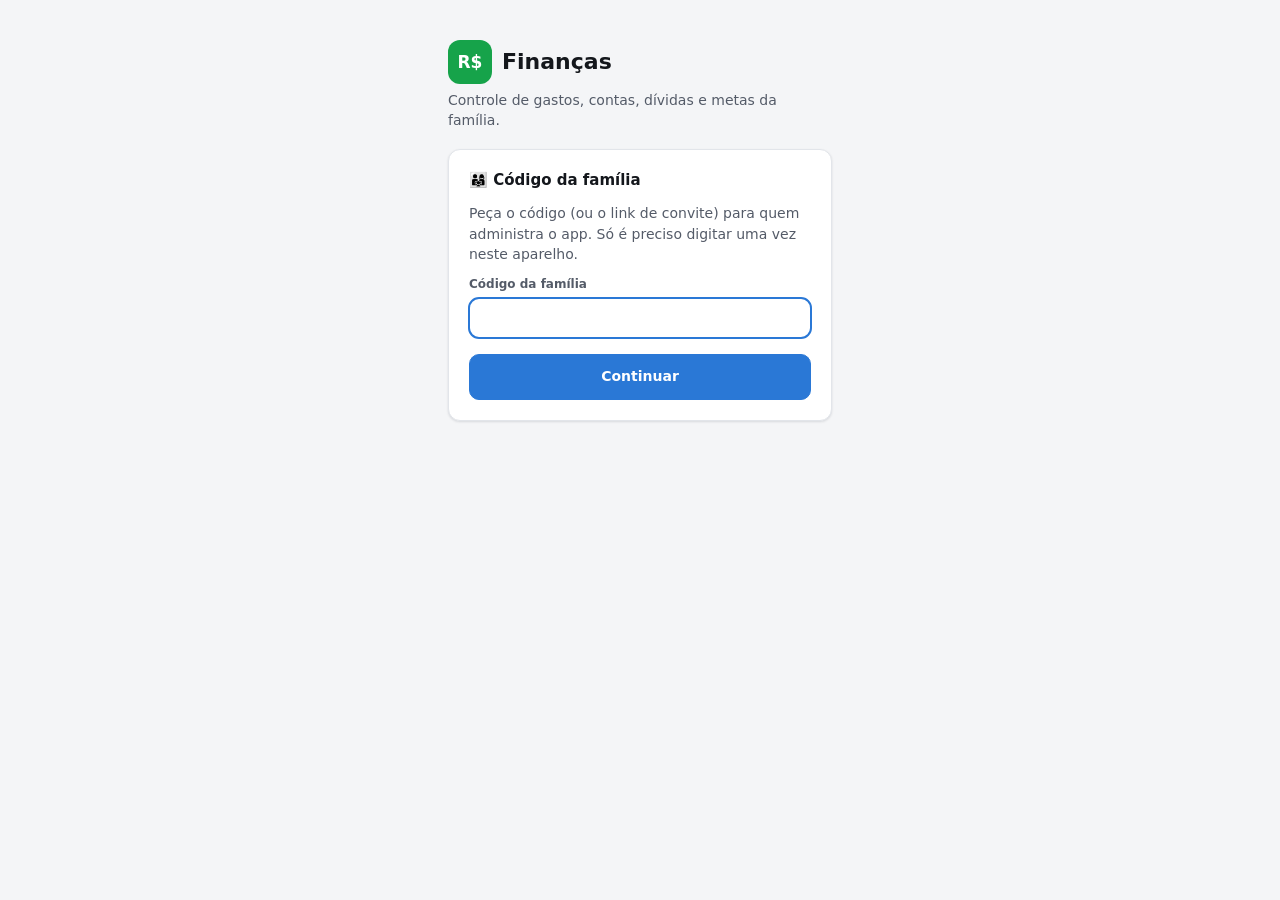
<file: index.html>
<!doctype html>
<html lang="pt-BR">
<head>
<meta charset="utf-8">
<meta name="viewport" content="width=device-width, initial-scale=1, viewport-fit=cover">
<meta name="theme-color" content="#16a34a">
<meta name="mobile-web-app-capable" content="yes">
<meta name="apple-mobile-web-app-capable" content="yes">
<meta name="apple-mobile-web-app-title" content="Finanças">
<meta name="apple-mobile-web-app-status-bar-style" content="default">
<meta name="robots" content="noindex">
<link rel="manifest" href="manifest.webmanifest">
<link rel="icon" href="icon-192.png">
<link rel="apple-touch-icon" href="apple-touch-icon.png">
<title>Finanças</title>
<link rel="stylesheet" href="css/app.css">
</head>
<body>
<header class="top">
  <div class="top-in">
    <div class="brand"><span class="dot">R$</span> Finanças</div>
    <div class="monthnav" id="monthnav">
      <button data-action="prevMonth" title="Mês anterior (←)">‹</button>
      <div class="lbl" data-action="todayMonth" title="Voltar para o mês atual"><span id="mLbl"></span><small id="mSub"></small></div>
      <button data-action="nextMonth" title="Próximo mês (→)">›</button>
    </div>
    <span class="savestate" id="saveState" data-action="syncNow"></span>
    <button class="iconbtn" data-action="install" id="installBtn" style="display:none" title="Instalar como app">📲 Instalar app</button>
    <button class="iconbtn" data-action="theme" title="Tema claro/escuro" id="themeBtn">◐</button>
    <button class="userchip" id="userChip" data-action="tab" data-tab="ajustes" title="Minha conta"></button>
  </div>
  <nav class="tabs" id="tabs">
    <button data-tab="inicio">Início</button>
    <button data-tab="entradas">Entradas</button>
    <button data-tab="lanc">Gastos do dia a dia</button>
    <button data-tab="contas">Contas do mês</button>
    <button data-tab="orc">Orçamento</button>
    <button data-tab="dividas">Dívidas</button>
    <button data-tab="cartoes">Cartões</button>
    <button data-tab="metas">Metas</button>
    <button data-tab="ajustes">Ajustes</button>
  </nav>
</header>

<main id="view"></main>

<button class="fab" title="Adicionar (atalho N = novo gasto)"><span>+</span> Adicionar <kbd>N</kbd></button>
<div class="fab-menu" id="fabMenu">
  <button data-action="addTx"><span>🧾</span><div>Gasto<small>mercado, posto, farmácia…</small></div></button>
  <button data-action="addCardTx"><span>💳</span><div>Compra no cartão<small>à vista ou parcelada</small></div></button>
  <button data-action="newIncome"><span>✨</span><div>Entrada extra<small>dinheiro que entrou uma vez</small></div></button>
  <button data-action="newRecurring" data-g="receita"><span>💰</span><div>Entrada recorrente<small>salário, aposentadoria, pensão…</small></div></button>
  <button data-action="newRecurring" data-g="fixa"><span>📅</span><div>Conta fixa<small>aluguel, luz, internet…</small></div></button>
  <button data-action="newDebt"><span>🏦</span><div>Dívida ou parcelamento<small>empréstimo, carnê, financiamento</small></div></button>
  <button data-action="newGoal"><span>🎯</span><div>Meta<small>juntar dinheiro para algo</small></div></button>
  <button data-action="newConsorcio"><span>🤝</span><div>Consórcio<small>paga todo mês, recebe na sua vez</small></div></button>
</div>

<nav class="bottom" id="bottomNav">
  <button data-tab="inicio"><span class="i">🏠</span>Início</button>
  <button data-tab="lanc"><span class="i">🧾</span>Gastos</button>
  <button data-tab="contas"><span class="i">✅</span>Contas</button>
  <button data-tab="metas"><span class="i">🎯</span>Metas</button>
  <button data-more="1"><span class="i">☰</span>Mais</button>
</nav>
<div class="more-sheet" id="moreSheet">
  <button data-tab="entradas"><span>💰</span>Entradas</button>
  <button data-tab="orc"><span>📊</span>Orçamento (planilha)</button>
  <button data-tab="dividas"><span>🏦</span>Dívidas</button>
  <button data-tab="cartoes"><span>💳</span>Cartões de crédito</button>
  <button data-tab="ajustes"><span>⚙️</span>Ajustes, conta e backup</button>
  <button data-action="theme"><span>◐</span>Trocar tema claro/escuro</button>
  <button data-action="logout"><span>🚪</span>Sair</button>
</div>

<dialog id="modal"><div id="modalIn"></div></dialog>
<dialog id="dlg"></dialog>
<div id="tip"></div>
<div id="toast"><span id="toastMsg"></span><button id="toastUndo">Desfazer</button></div>
<div id="auth"></div>

<script src="config.js"></script>
<script src="js/core.js"></script>
<script src="js/crypto.js"></script>
<script src="js/cloud.js"></script>
<script src="js/store.js"></script>
<script src="js/calc.js"></script>
<script src="js/ui.js"></script>
<script src="js/views.js"></script>
<script src="js/forms.js"></script>
<script src="js/app.js"></script>
</body>
</html>
</file>
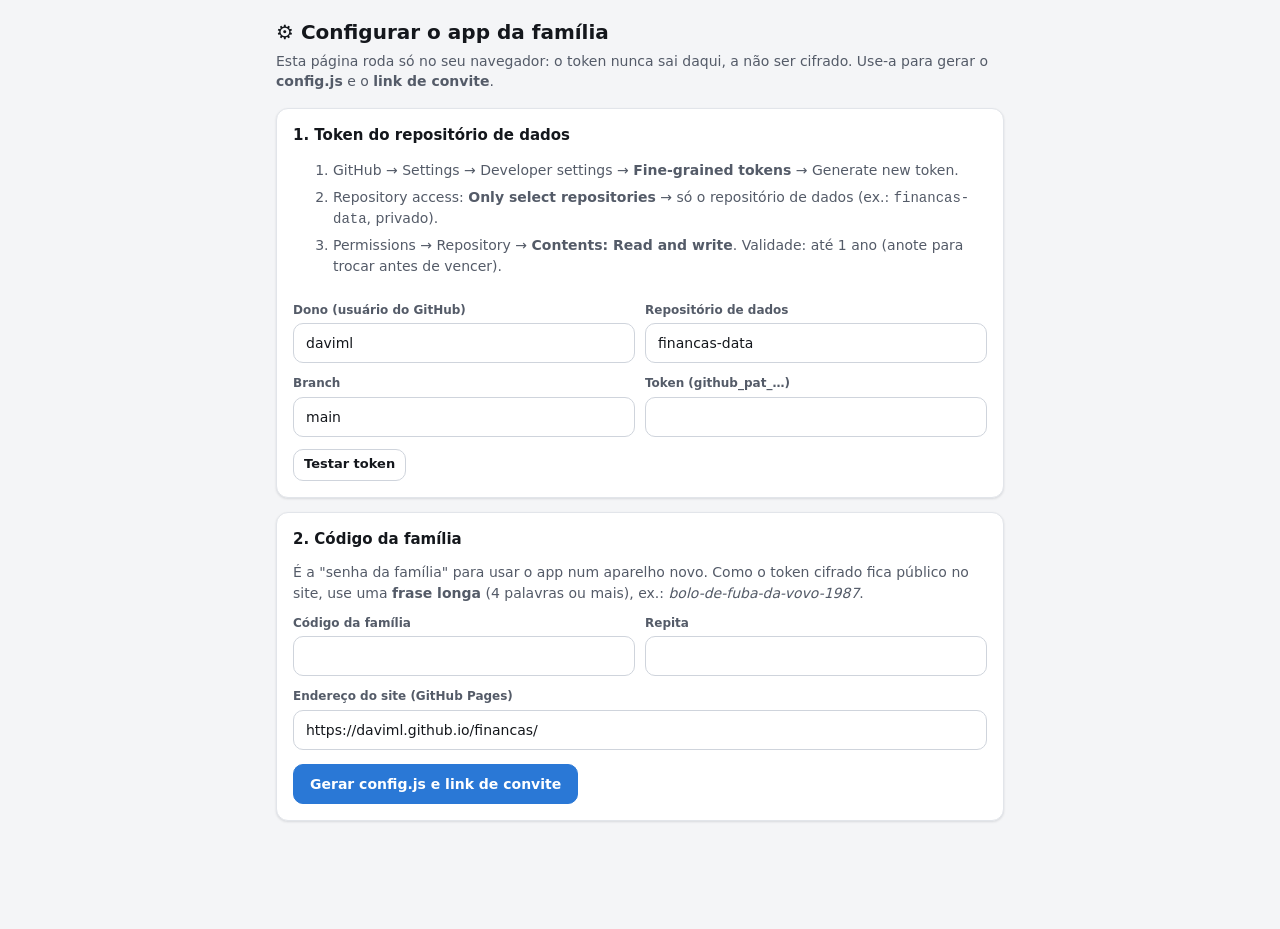
<file: tools/setup.html>
<!doctype html>
<html lang="pt-BR">
<head>
<meta charset="utf-8">
<meta name="viewport" content="width=device-width, initial-scale=1">
<meta name="robots" content="noindex">
<title>Configurar Finanças</title>
<link rel="stylesheet" href="../css/app.css">
<style>main{max-width:760px} pre{white-space:pre-wrap;word-break:break-all;background:var(--surface-2);padding:12px;border-radius:10px;font-size:12px} ol li{margin:6px 0}</style>
</head>
<body>
<main>
  <h2 class="title">⚙️ Configurar o app da família</h2>
  <p class="sub">Esta página roda só no seu navegador: o token nunca sai daqui, a não ser cifrado. Use-a para gerar o <b>config.js</b> e o <b>link de convite</b>.</p>

  <div class="card">
    <h3>1. Token do repositório de dados</h3>
    <ol class="t2">
      <li>GitHub → Settings → Developer settings → <b>Fine-grained tokens</b> → Generate new token.</li>
      <li>Repository access: <b>Only select repositories</b> → só o repositório de dados (ex.: <code>financas-data</code>, privado).</li>
      <li>Permissions → Repository → <b>Contents: Read and write</b>. Validade: até 1 ano (anote para trocar antes de vencer).</li>
    </ol>
    <div class="two">
      <div><label class="f">Dono (usuário do GitHub)</label><input class="in" id="owner" value="daviml"></div>
      <div><label class="f">Repositório de dados</label><input class="in" id="repo" value="financas-data"></div>
    </div>
    <div class="two">
      <div><label class="f">Branch</label><input class="in" id="branch" value="main"></div>
      <div><label class="f">Token (github_pat_…)</label><input class="in" id="token" type="password" autocomplete="off"></div>
    </div>
    <button class="btn sm" id="test" style="margin-top:12px">Testar token</button> <span id="testMsg" class="t2"></span>
  </div>

  <div class="card" style="margin-top:14px">
    <h3>2. Código da família</h3>
    <div class="t2">É a "senha da família" para usar o app num aparelho novo. Como o token cifrado fica público no site, use uma <b>frase longa</b> (4 palavras ou mais), ex.: <i>bolo-de-fuba-da-vovo-1987</i>.</div>
    <div class="two">
      <div><label class="f">Código da família</label><input class="in" id="code" type="password" autocomplete="off"></div>
      <div><label class="f">Repita</label><input class="in" id="code2" type="password" autocomplete="off"></div>
    </div>
    <label class="f">Endereço do site (GitHub Pages)</label><input class="in" id="site" value="https://daviml.github.io/financas/">
    <button class="btn primary" id="gen" style="margin-top:14px">Gerar config.js e link de convite</button>
    <div id="msg"></div>
  </div>

  <div class="card" style="margin-top:14px;display:none" id="out">
    <h3>3. Publicar</h3>
    <div class="t2">Substitua o arquivo <b>config.js</b> na raiz do repositório do app por este conteúdo e faça commit/push:</div>
    <pre id="cfg"></pre>
    <button class="btn sm" id="dl">⬇ Baixar config.js</button> <button class="btn sm" id="cp">📋 Copiar</button>
    <h3 style="margin-top:18px">Link de convite</h3>
    <div class="t2">Mande este link para a família (WhatsApp, por exemplo). Quem abrir já entra sem digitar o código da família. <b>Trate o link como uma senha.</b></div>
    <pre id="inv"></pre>
    <button class="btn sm" id="cpi">📋 Copiar link</button>
  </div>
</main>
<script src="../js/core.js"></script>
<script src="../js/crypto.js"></script>
<script>
const v=id=>document.getElementById(id).value.trim();
document.getElementById('test').onclick=async()=>{
  const m=document.getElementById('testMsg');m.textContent='testando…';
  try{
    const r=await fetch('https://api.github.com/repos/'+v('owner')+'/'+v('repo'),{headers:{Authorization:'Bearer '+v('token'),Accept:'application/vnd.github+json'}});
    const j=await r.json();
    if(!r.ok)throw new Error(r.status+' '+(j.message||''));
    m.innerHTML=(j.private?'✓ repositório privado':'⚠ o repositório NÃO é privado')+(j.permissions?.push?' · ✓ pode gravar':' · ⚠ token sem permissão de escrita');
  }catch(e){m.innerHTML='<span class="neg">'+esc(e.message)+'</span>'}
};
document.getElementById('gen').onclick=async()=>{
  const msg=document.getElementById('msg');msg.innerHTML='';
  const code=document.getElementById('code').value,code2=document.getElementById('code2').value;
  if(!v('token').startsWith('github_pat_')&&!v('token').startsWith('ghp_')){msg.innerHTML='<div class="banner warn" style="margin-top:10px">Cole o token do GitHub.</div>';return}
  if(code.length<12){msg.innerHTML='<div class="banner warn" style="margin-top:10px">Use um código da família com pelo menos 12 caracteres (de preferência uma frase).</div>';return}
  if(code!==code2){msg.innerHTML='<div class="banner warn" style="margin-top:10px">Os códigos não são iguais.</div>';return}
  const tok=await sealText(code,v('token'));
  const cfg=`// Gerado por tools/setup.html em ${new Date().toLocaleString('pt-BR')}. O token do GitHub fica CIFRADO com o código da família.
window.FIN_CONFIG = ${JSON.stringify({owner:v('owner'),repo:v('repo'),branch:v('branch')||'main',tok},null,2)};
`;
  document.getElementById('cfg').textContent=cfg;
  let site=v('site');if(!site.endsWith('/'))site+='/';
  const inv=site+'#convite='+encodeURIComponent(code);
  document.getElementById('inv').textContent=inv;
  document.getElementById('out').style.display='';
  document.getElementById('dl').onclick=()=>{const a=document.createElement('a');a.href=URL.createObjectURL(new Blob([cfg],{type:'text/javascript'}));a.download='config.js';a.click()};
  document.getElementById('cp').onclick=()=>navigator.clipboard.writeText(cfg);
  document.getElementById('cpi').onclick=()=>navigator.clipboard.writeText(inv);
};
</script>
</body>
</html>
</file>
<file: css/app.css>
:root{
  color-scheme: light;
  --bg:#f4f5f7; --surface:#ffffff; --surface-2:#f1f3f6; --border:#e2e5ea; --border-strong:#cfd4dc;
  --text:#14171c; --text-2:#545b68; --muted:#8a909c;
  --accent:#2a78d6; --accent-ink:#ffffff; --accent-soft:#e6f0fb;
  --head:#1f3a5f; --head-ink:#ffffff; --section:#dce6f2; --section-ink:#1f3a5f;
  --paid-bg:#c6efce; --paid-ink:#006100; --paid-strong:#16a34a;
  --warn:#9a5b00; --warn-bg:#fff0d4; --bad:#b42828; --bad-bg:#fde2e2;
  --s1:#2a78d6; --s2:#eb6834; --s3:#1baf7a; --s4:#eda100; --s-free:#b9bfc9;
  --shadow:0 1px 2px rgba(16,24,40,.05),0 1px 3px rgba(16,24,40,.07);
  --radius:12px;
  --maxw:1280px;
}
@media (prefers-color-scheme: dark){
  :root:not([data-theme="light"]){
    color-scheme: dark;
    --bg:#0f1115; --surface:#171a20; --surface-2:#1f232b; --border:#2a2f38; --border-strong:#3a404b;
    --text:#eef0f3; --text-2:#b3b9c4; --muted:#7f8692;
    --accent:#3987e5; --accent-ink:#ffffff; --accent-soft:#18283d;
    --head:#1b2c44; --head-ink:#e8eef7; --section:#1d2736; --section-ink:#a9c2e4;
    --paid-bg:#1c3b25; --paid-ink:#8fe0a5; --paid-strong:#3fbf73;
    --warn:#f0b34a; --warn-bg:#3a2c10; --bad:#f08080; --bad-bg:#3d1b1b;
    --s1:#3987e5; --s2:#d95926; --s3:#199e70; --s4:#c98500; --s-free:#4a505b;
    --shadow:0 1px 2px rgba(0,0,0,.3);
  }
}
:root[data-theme="dark"]{
    color-scheme: dark;
    --bg:#0f1115; --surface:#171a20; --surface-2:#1f232b; --border:#2a2f38; --border-strong:#3a404b;
    --text:#eef0f3; --text-2:#b3b9c4; --muted:#7f8692;
    --accent:#3987e5; --accent-ink:#ffffff; --accent-soft:#18283d;
    --head:#1b2c44; --head-ink:#e8eef7; --section:#1d2736; --section-ink:#a9c2e4;
    --paid-bg:#1c3b25; --paid-ink:#8fe0a5; --paid-strong:#3fbf73;
    --warn:#f0b34a; --warn-bg:#3a2c10; --bad:#f08080; --bad-bg:#3d1b1b;
    --s1:#3987e5; --s2:#d95926; --s3:#199e70; --s4:#c98500; --s-free:#4a505b;
    --shadow:0 1px 2px rgba(0,0,0,.3);
}
*{box-sizing:border-box}
html,body{margin:0}
body{background:var(--bg);color:var(--text);font:14px/1.45 "Segoe UI",system-ui,-apple-system,Roboto,sans-serif;-webkit-font-smoothing:antialiased}
button,input,select,textarea{font:inherit;color:inherit}
.num{font-variant-numeric:tabular-nums}

/* ---------- topo ---------- */
header.top{position:sticky;top:0;z-index:30;background:var(--surface);border-bottom:1px solid var(--border);padding-top:env(safe-area-inset-top)}
.top-in{max-width:var(--maxw);margin:0 auto;padding:10px 16px;display:flex;align-items:center;gap:12px;flex-wrap:wrap}
.brand{font-weight:700;font-size:16px;display:flex;align-items:center;gap:8px;margin-right:auto}
.brand .dot{width:26px;height:26px;border-radius:8px;background:var(--paid-strong);display:grid;place-items:center;color:#fff;font-size:14px}
.monthnav{display:flex;align-items:center;gap:4px;background:var(--surface-2);border-radius:10px;padding:3px}
.monthnav button{border:0;background:transparent;width:32px;height:32px;border-radius:8px;cursor:pointer;font-size:16px;color:var(--text-2)}
.monthnav button:hover{background:var(--surface)}
.monthnav .lbl{min-width:132px;text-align:center;font-weight:600;cursor:pointer;padding:0 6px}
.monthnav .lbl small{display:block;font-weight:400;color:var(--muted);font-size:11px;line-height:1}
.iconbtn{border:1px solid var(--border);background:var(--surface);height:36px;min-width:36px;padding:0 10px;border-radius:10px;cursor:pointer;color:var(--text-2);display:inline-flex;align-items:center;gap:6px}
.iconbtn:hover{border-color:var(--border-strong);color:var(--text)}
nav.tabs{max-width:var(--maxw);margin:0 auto;padding:0 12px;display:flex;gap:2px;overflow-x:auto;scrollbar-width:none}
nav.tabs::-webkit-scrollbar{display:none}
nav.tabs button{border:0;background:transparent;padding:10px 12px;cursor:pointer;color:var(--text-2);border-bottom:2px solid transparent;white-space:nowrap;font-weight:500}
nav.tabs button:hover{color:var(--text)}
nav.tabs button.on{color:var(--accent);border-bottom-color:var(--accent)}
.savestate{font-size:12px;color:var(--muted)}

main{max-width:var(--maxw);margin:0 auto;padding:18px 16px 110px}
h2.title{font-size:20px;margin:0 0 4px}
p.sub{margin:0 0 16px;color:var(--text-2)}

/* ---------- cartões ---------- */
.grid2{display:grid;grid-template-columns:repeat(12,1fr);gap:14px}
.span-12{grid-column:span 12}.span-8{grid-column:span 8}.span-7{grid-column:span 7}.span-6{grid-column:span 6}.span-5{grid-column:span 5}.span-4{grid-column:span 4}.span-3{grid-column:span 3}
@media (max-width:980px){.span-8,.span-7,.span-6,.span-5,.span-4{grid-column:span 12}.span-3{grid-column:span 6}}
@media (max-width:520px){.span-3{grid-column:span 12}}
.card{background:var(--surface);border:1px solid var(--border);border-radius:var(--radius);box-shadow:var(--shadow);padding:16px;min-width:0}
.card h3{margin:0 0 12px;font-size:15px;display:flex;align-items:center;gap:8px}
.card h3 .right{margin-left:auto;font-weight:400;font-size:13px}
.kpi .k-lbl{color:var(--text-2);font-size:13px}
.kpi .k-val{font-size:26px;font-weight:700;letter-spacing:-.02em;margin-top:2px}
.kpi .k-sub{color:var(--muted);font-size:12px;margin-top:2px}
.kpi.hero{background:linear-gradient(135deg,var(--head),#2c5282);color:#fff;border:0}
.kpi.hero .k-lbl,.kpi.hero .k-sub{color:rgba(255,255,255,.8)}
.pos{color:var(--paid-ink)} .neg{color:var(--bad)}
.kpi.hero .neg{color:#ffc9c9}
a.link,button.link{color:var(--accent);background:none;border:0;padding:0;cursor:pointer;text-decoration:none;font-size:13px}
a.link:hover,button.link:hover{text-decoration:underline}
.muted{color:var(--muted)} .t2{color:var(--text-2)}
.empty{padding:24px;text-align:center;color:var(--muted)}

/* barras de progresso */
.cat{display:grid;grid-template-columns:28px 1fr auto;gap:4px 10px;align-items:center;padding:8px 0;border-bottom:1px dashed var(--border)}
.cat:last-child{border-bottom:0}
.cat .ic{font-size:18px;text-align:center;grid-row:span 2}
.cat .nm{font-weight:500}
.cat .vl{text-align:right;font-size:13px}
.bar{height:8px;background:var(--surface-2);border-radius:99px;overflow:hidden;grid-column:2 / span 2}
.bar i{display:block;height:100%;border-radius:99px;background:var(--accent)}
.bar i.warn{background:var(--s4)} .bar i.over{background:var(--bad)} .bar i.good{background:var(--paid-strong)}

/* contas */
.bill{display:flex;align-items:center;gap:12px;padding:10px 12px;border:1px solid var(--border);border-radius:10px;margin-bottom:8px;background:var(--surface);cursor:pointer;transition:background .15s,border-color .15s}
.bill:hover{border-color:var(--border-strong)}
.bill .chk{width:24px;height:24px;border-radius:7px;border:2px solid var(--border-strong);display:grid;place-items:center;flex:none;color:transparent;font-size:14px;font-weight:700}
.bill .info{flex:1;min-width:0}
.bill .nm{font-weight:600;white-space:nowrap;overflow:hidden;text-overflow:ellipsis}
.bill .meta{font-size:12px;color:var(--text-2)}
.bill .amt{font-weight:600;text-align:right;white-space:nowrap}
.bill .amt small{display:block;font-weight:400;font-size:11px;color:var(--muted)}
.bill .edit{border:0;background:transparent;color:var(--muted);cursor:pointer;width:30px;height:30px;border-radius:8px;flex:none}
.bill .edit:hover{background:var(--surface-2);color:var(--text)}
.bill.paid{background:var(--paid-bg);border-color:transparent}
.bill.paid .chk{background:var(--paid-strong);border-color:var(--paid-strong);color:#fff}
.bill.paid .nm,.bill.paid .amt{color:var(--paid-ink)}
.bill.paid .meta{color:var(--paid-ink);opacity:.85}
.bill.late{border-color:var(--bad)} .bill.late .meta{color:var(--bad);font-weight:600}
.bill.soon .meta{color:var(--warn);font-weight:600}
.bill.compact{padding:8px 10px;margin-bottom:6px}
.groupttl{font-size:12px;text-transform:uppercase;letter-spacing:.06em;color:var(--text-2);font-weight:700;margin:18px 0 8px;display:flex;justify-content:space-between}
.groupttl:first-child{margin-top:0}
.pbar{height:10px;border-radius:99px;background:var(--surface-2);overflow:hidden;margin:8px 0 4px}
.pbar i{display:block;height:100%;background:var(--paid-strong);border-radius:99px}
.pill{display:inline-block;font-size:11px;padding:1px 8px;border-radius:99px;background:var(--surface-2);color:var(--text-2);font-weight:600}

/* stacked */
.stack{display:flex;gap:2px;height:22px;border-radius:6px;overflow:hidden;margin:6px 0 12px}
.stack span{display:block;height:100%}
.stack span:first-child{border-radius:4px 0 0 4px}.stack span:last-child{border-radius:0 4px 4px 0}
.legend{display:grid;grid-template-columns:1fr auto auto;gap:6px 12px;font-size:13px}
.legend .sw{display:inline-block;width:10px;height:10px;border-radius:3px;margin-right:8px;vertical-align:middle}

/* lançamentos */
.dayhdr{display:flex;justify-content:space-between;font-size:12px;font-weight:700;color:var(--text-2);text-transform:uppercase;letter-spacing:.04em;padding:12px 4px 6px}
.tx{display:flex;align-items:center;gap:12px;padding:10px 12px;border-radius:10px;cursor:pointer}
.tx:hover{background:var(--surface-2)}
.tx .ic{width:36px;height:36px;border-radius:10px;background:var(--surface-2);display:grid;place-items:center;font-size:18px;flex:none}
.tx .info{flex:1;min-width:0}
.tx .nm{font-weight:600;white-space:nowrap;overflow:hidden;text-overflow:ellipsis}
.tx .meta{font-size:12px;color:var(--text-2)}
.tx .amt{font-weight:700;white-space:nowrap}
.filters{display:flex;gap:8px;flex-wrap:wrap;margin-bottom:12px}
.filters select,.filters input{height:36px;border:1px solid var(--border);background:var(--surface);border-radius:10px;padding:0 10px}
.filters input{flex:1;min-width:160px}

/* orçamento (planilha) */
.gridwrap{overflow:clip;border:1px solid var(--border);border-radius:var(--radius);background:var(--surface);box-shadow:var(--shadow)}
table.sheet{border-collapse:separate;border-spacing:0;font-size:12.5px;white-space:nowrap;width:100%;table-layout:fixed}
table.sheet.compact{font-size:12px}
table.sheet th,table.sheet td{padding:5px 8px;border-bottom:1px solid var(--border);text-align:right;overflow:hidden;text-overflow:ellipsis}
table.sheet thead th{position:sticky;top:var(--hdr,0px);background:var(--head);color:var(--head-ink);z-index:3;font-weight:600;cursor:pointer}
table.sheet thead th.cur{background:var(--accent)}
table.sheet .rowh{background:var(--surface);text-align:left;border-right:1px solid var(--border-strong)}
table.sheet thead .rowh{z-index:4;background:var(--head);cursor:default}
table.sheet tr.sec td{background:var(--section);color:var(--section-ink);font-weight:700;text-align:left;font-size:11.5px;letter-spacing:.05em}
table.sheet tr.sec td.rowh{background:var(--section)}
table.sheet tr.sub td{font-weight:700;background:var(--surface-2)}
table.sheet tr.sub td.rowh{background:var(--surface-2)}
table.sheet tr.big td{font-weight:700;font-size:14px;background:var(--accent-soft);color:var(--text)}
table.sheet tr.big td.rowh{background:var(--accent-soft)}
table.sheet tr.ital td{font-style:italic;color:var(--text-2)}
table.sheet td.cur{box-shadow:inset 1px 0 0 var(--accent),inset -1px 0 0 var(--accent)}
table.sheet td.ed{cursor:pointer}
table.sheet td.ed:hover{outline:2px solid var(--accent);outline-offset:-2px}
table.sheet td.paid{background:var(--paid-bg)!important;color:var(--paid-ink);font-weight:600}
table.sheet td.over{color:var(--bad);font-weight:600}
table.sheet td.zero{color:var(--muted)}
table.sheet td .spent{display:block;font-size:10.5px;color:var(--text-2);line-height:1.1}
table.sheet td .spent.over{color:var(--bad)}
table.sheet .rowh .lbl-debt{color:var(--paid-ink)}
.sheet-tools{display:flex;gap:10px 16px;align-items:center;flex-wrap:wrap;margin-bottom:10px}
.winnav{display:flex;align-items:center;gap:4px;background:var(--surface);border:1px solid var(--border);border-radius:10px;padding:3px}
.winnav button{border:0;background:transparent;height:30px;min-width:30px;padding:0 8px;border-radius:8px;cursor:pointer;color:var(--text-2);font-size:13px}
.winnav button:hover:not(:disabled){background:var(--surface-2);color:var(--text)}
.winnav button:disabled{opacity:.35;cursor:default}
.winnav .rng{font-weight:600;padding:0 8px;min-width:128px;text-align:center}
.legend-inline{display:flex;gap:14px;flex-wrap:wrap;font-size:12px;color:var(--text-2)}
.legend-inline span::before{content:"";display:inline-block;width:12px;height:12px;border-radius:3px;vertical-align:-2px;margin-right:6px;background:var(--bg-sw)}

/* dívidas */
.debt{padding:12px 0;border-bottom:1px solid var(--border)}
.debt:last-child{border-bottom:0}
.debt .row1{display:flex;justify-content:space-between;gap:10px;align-items:baseline}
.debt .nm{font-weight:600}
.debt .meta{font-size:12px;color:var(--text-2);display:flex;gap:14px;flex-wrap:wrap;margin-top:4px}
.debt.done .nm{color:var(--paid-ink)}

/* charts */
.chart{position:relative;width:100%}
.chart svg{display:block;width:100%;overflow:visible}
.chart .gl{stroke:var(--border);stroke-width:1}
.chart .ax{fill:var(--muted);font-size:11px}
.chart .dl{fill:var(--text-2);font-size:11px;font-weight:600}
.chart .xh{stroke:var(--border-strong);stroke-width:1}
#tip{position:fixed;z-index:100;pointer-events:none;background:var(--surface);color:var(--text);border:1px solid var(--border-strong);box-shadow:0 6px 20px rgba(0,0,0,.18);border-radius:10px;padding:8px 10px;font-size:12px;display:none;min-width:140px}
#tip b{display:block;margin-bottom:4px}
#tip .r{display:flex;justify-content:space-between;gap:14px}
#tip .sw{display:inline-block;width:8px;height:8px;border-radius:2px;margin-right:6px}

/* formulários / modal */
.btn{height:40px;padding:0 16px;border-radius:10px;border:1px solid var(--border-strong);background:var(--surface);cursor:pointer;font-weight:600}
.btn:hover{background:var(--surface-2)}
.btn.primary{background:var(--accent);border-color:var(--accent);color:var(--accent-ink)}
.btn.primary:hover{filter:brightness(1.07)}
.btn.good{background:var(--paid-strong);border-color:var(--paid-strong);color:#fff}
.btn.danger{color:var(--bad);border-color:var(--bad)}
.btn.sm{height:32px;padding:0 10px;font-size:13px}
label.f{display:block;font-size:12px;font-weight:600;color:var(--text-2);margin:12px 0 4px}
input.in,select.in,textarea.in{width:100%;height:40px;border:1px solid var(--border-strong);background:var(--surface);border-radius:10px;padding:0 12px}
input.in:focus,select.in:focus{outline:2px solid var(--accent);outline-offset:-1px;border-color:transparent}
.amount-in{font-size:32px!important;height:60px!important;font-weight:700;text-align:center}
.chips{display:flex;flex-wrap:wrap;gap:6px}
.chip{border:1px solid var(--border-strong);background:var(--surface);border-radius:99px;padding:6px 12px;cursor:pointer;font-size:13px;white-space:nowrap}
.chip:hover{border-color:var(--accent)}
.chip.on{background:var(--accent);border-color:var(--accent);color:#fff}
.row{display:flex;gap:10px}.row>*{flex:1}
.check{display:flex;align-items:center;gap:8px;margin-top:12px;cursor:pointer;font-size:14px}
.check input{width:18px;height:18px}
dialog{border:0;border-radius:16px;padding:0;background:var(--surface);color:var(--text);width:min(520px,calc(100vw - 24px));max-height:calc(100vh - 24px);box-shadow:0 24px 60px rgba(0,0,0,.3)}
dialog::backdrop{background:rgba(10,14,20,.5)}
.m-hd{padding:16px 18px 0;display:flex;align-items:center}
.m-hd h3{margin:0;font-size:17px;flex:1}
.m-hd .x{border:0;background:transparent;font-size:22px;cursor:pointer;color:var(--muted);width:34px;height:34px;border-radius:8px}
.m-bd{padding:4px 18px 8px;overflow:auto}
.m-ft{padding:14px 18px 18px;display:flex;gap:8px;justify-content:flex-end;flex-wrap:wrap}
.m-ft .spacer{flex:1}

.fab{position:fixed;right:20px;bottom:calc(20px + env(safe-area-inset-bottom));z-index:40;height:56px;padding:0 22px;border-radius:99px;border:0;background:var(--accent);color:#fff;font-weight:700;font-size:15px;box-shadow:0 8px 24px rgba(42,120,214,.45);cursor:pointer;display:flex;align-items:center;gap:8px}
.fab span{font-size:24px;line-height:1;margin-top:-2px}
.fab:hover{filter:brightness(1.07)}
.fab kbd{font:11px ui-monospace,monospace;background:rgba(255,255,255,.2);padding:1px 5px;border-radius:4px}
@media (max-width:600px){.fab kbd{display:none}}

#toast{position:fixed;left:50%;bottom:24px;transform:translateX(-50%);z-index:90;background:#1b2330;color:#fff;border-radius:12px;padding:10px 14px;display:none;align-items:center;gap:14px;box-shadow:0 10px 30px rgba(0,0,0,.3);max-width:calc(100vw - 32px)}
#toast button{background:transparent;border:0;color:#8ec5ff;font-weight:700;cursor:pointer}

table.items{width:100%;border-collapse:collapse;font-size:13px}
table.items th{text-align:left;color:var(--text-2);font-weight:600;font-size:12px;padding:6px;border-bottom:1px solid var(--border)}
table.items td{padding:4px 6px;border-bottom:1px solid var(--border)}
table.items input,table.items select{height:32px;border:1px solid transparent;background:transparent;border-radius:8px;padding:0 8px;width:100%}
table.items input:hover,table.items select:hover{border-color:var(--border)}
table.items input:focus{border-color:var(--accent);outline:0;background:var(--surface)}
.hint{font-size:12px;color:var(--muted);margin-top:6px}
.banner{border-radius:10px;padding:10px 14px;margin-bottom:14px;display:flex;gap:10px;align-items:center;flex-wrap:wrap}
.banner.warn{background:var(--warn-bg);color:var(--warn)}
.banner.info{background:var(--accent-soft);color:var(--text)}
.two{display:grid;grid-template-columns:1fr 1fr;gap:10px}
@media (max-width:600px){.two{grid-template-columns:1fr}.kpi .k-val{font-size:22px}}

/* telas grandes (monitores 2K/4K) */
@media (min-width:1600px){
  :root{--maxw:1560px}
  body{font-size:15px}
  .brand{font-size:18px}
  .top-in{padding:12px 24px}
  nav.tabs button{font-size:15px;padding:12px 16px}
  main{padding:24px 24px 120px}
  .grid2{gap:18px}
  .card{padding:20px}
  .card h3{font-size:16.5px}
  .kpi .k-lbl{font-size:14px}
  .kpi .k-val{font-size:32px}
  .kpi .k-sub{font-size:13px}
  .c-dia{grid-column:1 / span 4;grid-row:2}
  .c-stack{grid-column:1 / span 4;grid-row:3}
  .c-bills{grid-column:5 / span 4;grid-row:2 / span 2}
  .c-recent{grid-column:9 / span 4;grid-row:2 / span 2}
  .c-recent .tx .meta{white-space:nowrap;overflow:hidden;text-overflow:ellipsis}
  .c-stack .legend{grid-template-columns:1fr auto;row-gap:8px}
  .c-stack .legend>div:nth-child(3n+2){display:none}
  .c-stack .legend>div:nth-child(3n){text-align:right}
  .c-stack .stack{height:26px}
  table.sheet{font-size:13.5px}
  table.sheet th,table.sheet td{padding:6px 10px}
  table.sheet tr.big td{font-size:15px}
  .bill .nm,.tx .nm{font-size:15px}
  h2.title{font-size:22px}
}
@media (min-width:2000px){
  :root{--maxw:1880px}
  body{font-size:16px}
  .kpi .k-val{font-size:36px}
  table.sheet{font-size:14.5px}
}

/* barra de navegação inferior (só no celular) */
nav.bottom{display:none}
.more-sheet{display:none}
.st-ic{font-style:normal}
.only-m{display:none}
@media (max-width:640px){
  body{font-size:15px}
  .top-in{padding:8px 12px;gap:8px;flex-wrap:nowrap}
  .brand{margin-right:0;font-size:0;gap:0}
  .brand .dot{width:34px;height:34px;border-radius:10px;font-size:14px}
  .monthnav{flex:1;justify-content:space-between;padding:2px}
  .monthnav button{width:38px;height:38px;font-size:20px}
  .monthnav .lbl{min-width:0;flex:1;font-size:15px}
  .monthnav .lbl small{font-size:10.5px;margin-top:2px}
  .savestate{width:34px;height:34px;border-radius:10px;display:grid;place-items:center;font-size:16px;background:var(--surface-2);flex:none}
  .savestate .st-txt{display:none}
  #themeBtn,#installBtn{display:none!important}
  nav.tabs{display:none}
  main{padding:14px 12px calc(150px + env(safe-area-inset-bottom))}
  h2.title{font-size:19px}
  .grid2{gap:10px}
  .card{padding:14px;border-radius:14px}
  .card h3{font-size:15px;margin-bottom:10px}

  /* resumo do mês compacto */
  .kpi.hero{grid-column:span 12;padding:16px 16px 14px}
  .kpi.hero .k-val{font-size:32px}
  .kpi-rec,.kpi-out{grid-column:span 6!important;padding:12px}
  .kpi-rec .k-val,.kpi-out .k-val{font-size:18px}
  .kpi-rec .k-lbl,.kpi-out .k-lbl{font-size:12px}
  .kpi-rec .k-sub,.kpi-out .k-sub{font-size:11.5px}
  .kpi-bills{grid-column:span 12!important;padding:12px 14px;display:grid;grid-template-columns:auto 1fr auto;align-items:center;gap:0 12px}
  .kpi-bills .k-lbl{grid-column:1;grid-row:1;font-size:12px}
  .kpi-bills .k-val{grid-column:1;grid-row:2;font-size:20px;margin:0}
  .kpi-bills .pbar{grid-column:2;grid-row:1 / span 2;margin:0}
  .kpi-bills .k-sub{grid-column:3;grid-row:1 / span 2;text-align:right;font-size:12px;margin:0}

  .cat{grid-template-columns:26px 1fr auto;gap:4px 8px}
  .bill{padding:10px}
  .bill .edit{width:34px;height:34px}
  .tx{padding:10px 6px}
  .legend{font-size:13px}

  nav.bottom{display:flex;position:fixed;left:0;right:0;bottom:0;z-index:45;background:var(--surface);border-top:1px solid var(--border);padding:4px 4px calc(4px + env(safe-area-inset-bottom));box-shadow:0 -4px 16px rgba(0,0,0,.12)}
  nav.bottom button{flex:1;border:0;background:transparent;color:var(--muted);display:flex;flex-direction:column;align-items:center;gap:2px;padding:6px 0 4px;font-size:11px;font-weight:600;cursor:pointer;border-radius:10px}
  nav.bottom button .i{font-size:21px;line-height:1.1;filter:grayscale(1);opacity:.75}
  nav.bottom button.on{color:var(--accent)}
  nav.bottom button.on .i{filter:none;opacity:1}
  .fab{right:16px;bottom:calc(76px + env(safe-area-inset-bottom));width:60px;height:60px;padding:0;border-radius:18px;justify-content:center;font-size:0}
  .fab span{font-size:34px;margin:0}
  /* ajustes finos para celular */
  .hide-m{display:none!important}
  .only-m{display:block!important}
  .card h3 .right.t2{display:none}
  .btn{white-space:nowrap}
  .grid2>.kpi.span-3:not(.kpi-rec):not(.kpi-out):not(.kpi-bills){grid-column:span 6;padding:12px}
  .grid2>.kpi.span-3:not(.kpi-rec):not(.kpi-out):not(.kpi-bills) .k-val{font-size:18px}
  .grid2>.kpi.span-3:not(.kpi-rec):not(.kpi-out):not(.kpi-bills) .k-lbl{font-size:12px}
  .grid2>.kpi.span-3:not(.kpi-rec):not(.kpi-out):not(.kpi-bills) .k-sub{font-size:11.5px}
  .grid2>.kpi.hero,.grid2>.kpi.full-m{grid-column:span 12!important}
  .grid2>.kpi.hero .k-val,.grid2>.kpi.full-m .k-val{font-size:26px!important}
  .bill .nm{white-space:normal;display:-webkit-box;-webkit-line-clamp:2;-webkit-box-orient:vertical;line-height:1.25}
  .bill .meta{font-size:11.5px;line-height:1.3}
  .bill .amt{font-size:14px}
  .bill .chk{width:22px;height:22px}
  .bill{gap:10px}
  table.items{font-size:12.5px}
  table.items th,table.items td{padding:5px 4px}
  .debt .meta{gap:4px 10px;font-size:11.5px}
  #toast{bottom:calc(150px + env(safe-area-inset-bottom));left:12px;right:12px;transform:none;max-width:none;justify-content:space-between}
  p.sub{font-size:13px;margin-bottom:12px}
  .more-sheet.open{display:block;position:fixed;left:10px;right:10px;bottom:calc(72px + env(safe-area-inset-bottom));z-index:46;background:var(--surface);border:1px solid var(--border);border-radius:16px;box-shadow:0 12px 40px rgba(0,0,0,.35);padding:6px}
  .more-sheet button{display:flex;width:100%;align-items:center;gap:12px;border:0;background:transparent;padding:14px 12px;font-size:15px;font-weight:600;border-radius:10px;cursor:pointer;text-align:left}
  .more-sheet button:active,.more-sheet button.on{background:var(--surface-2)}
  .more-sheet button span{font-size:20px;width:26px;text-align:center}
}

/* =========================================================
   Novos componentes (versão família)
   ========================================================= */
.userchip{border:1px solid var(--border);background:var(--surface);height:36px;padding:0 10px;border-radius:10px;cursor:pointer;color:var(--text-2);display:inline-flex;align-items:center;gap:6px;font-weight:600;max-width:160px;overflow:hidden;text-overflow:ellipsis;white-space:nowrap}
.userchip:hover{border-color:var(--border-strong);color:var(--text)}
@media (max-width:640px){.userchip{display:none}}

/* tela de entrada (login / criar conta) */
#auth{position:fixed;inset:0;z-index:200;background:var(--bg);overflow:auto;display:none}
#auth.on{display:block}
.auth-box{max-width:420px;margin:0 auto;padding:max(40px,env(safe-area-inset-top)) 18px 40px}
.auth-logo{display:flex;align-items:center;gap:10px;font-weight:700;font-size:22px;margin-bottom:6px}
.auth-logo .dot{width:44px;height:44px;border-radius:12px;background:var(--paid-strong);display:grid;place-items:center;color:#fff;font-size:17px}
.auth-box .card{padding:20px;margin-top:18px}
.auth-box .btn{width:100%;margin-top:16px;height:46px}
.auth-links{display:flex;justify-content:space-between;gap:10px;flex-wrap:wrap;margin-top:14px}
.auth-err{margin-top:12px}
.auth-users{display:flex;flex-wrap:wrap;gap:6px;margin-top:6px}
.reckey{font:600 20px/1.4 ui-monospace,Consolas,monospace;letter-spacing:.06em;text-align:center;padding:16px;border:2px dashed var(--border-strong);border-radius:12px;background:var(--surface-2);word-break:break-all;user-select:all}
.spin{display:inline-block;width:16px;height:16px;border:2px solid currentColor;border-right-color:transparent;border-radius:50%;animation:spin .8s linear infinite;vertical-align:-3px}
@keyframes spin{to{transform:rotate(360deg)}}

/* assistente de primeira configuração */
.wiz-steps{display:flex;gap:6px;margin:4px 0 16px}
.wiz-steps i{flex:1;height:6px;border-radius:99px;background:var(--surface-2)}
.wiz-steps i.on{background:var(--accent)}
.wiz-row{display:grid;grid-template-columns:auto 1fr 120px 74px;gap:8px;align-items:center;padding:6px 0;border-bottom:1px dashed var(--border)}
.wiz-row:last-child{border-bottom:0}
.wiz-row input.in{height:36px}
.wiz-row .nm{font-weight:500}
@media (max-width:520px){.wiz-row{grid-template-columns:auto 1fr 96px 58px;gap:6px}}
.wiz-nav{display:flex;gap:8px;justify-content:space-between;margin-top:18px}
.added{display:flex;align-items:center;gap:10px;padding:8px 10px;border:1px solid var(--border);border-radius:10px;margin-top:8px}
.added .nm{flex:1;font-weight:600}

/* menu do botão + */
.fab-menu{display:none;position:fixed;right:20px;bottom:calc(86px + env(safe-area-inset-bottom));z-index:41;background:var(--surface);border:1px solid var(--border);border-radius:16px;box-shadow:0 12px 40px rgba(0,0,0,.3);padding:6px;min-width:250px}
.fab-menu.open{display:block}
.fab-menu button{display:flex;width:100%;align-items:center;gap:12px;border:0;background:transparent;padding:12px;font-size:15px;font-weight:600;border-radius:10px;cursor:pointer;text-align:left}
.fab-menu button:hover{background:var(--surface-2)}
.fab-menu button span{font-size:20px;width:26px;text-align:center}
.fab-menu button small{display:block;font-weight:400;color:var(--muted);font-size:12px}
@media (max-width:640px){.fab-menu{left:10px;right:10px;bottom:calc(144px + env(safe-area-inset-bottom))}}

/* cartões de crédito */
.ccard{border-radius:14px;padding:14px 16px;color:#fff;background:linear-gradient(135deg,#3b2a6b,#6d3fc0);position:relative;min-height:120px}
.ccard .cn{font-weight:700;font-size:16px}
.ccard .cv{font-size:26px;font-weight:700;margin-top:8px}
.ccard .cs{font-size:12px;opacity:.85}
.ccard .pbar{background:rgba(255,255,255,.25)}
.ccard .pbar i{background:#fff}
.ccard.c1{background:linear-gradient(135deg,#1f3a5f,#2a78d6)}
.ccard.c2{background:linear-gradient(135deg,#7a2e0e,#eb6834)}
.ccard.c3{background:linear-gradient(135deg,#0d5c44,#1baf7a)}
.ccard.c4{background:linear-gradient(135deg,#333a45,#5f6b7d)}
.bill.fatura .chk{border-style:dashed}

/* metas */
.goal{padding:12px 0;border-bottom:1px solid var(--border)}
.goal:last-child{border-bottom:0}
.goal .row1{display:flex;justify-content:space-between;gap:10px;align-items:baseline}
.goal .nm{font-weight:600;font-size:15px}
.goal .meta{font-size:12px;color:var(--text-2);display:flex;gap:14px;flex-wrap:wrap;margin-top:4px;align-items:center}
.goal .pbar i{background:var(--s3)}

details.adv{margin-top:14px;border:1px solid var(--border);border-radius:10px;padding:0 12px}
details.adv summary{cursor:pointer;padding:10px 0;font-weight:600;color:var(--text-2);font-size:13px}
details.adv[open]{padding-bottom:12px}
.preview{margin-top:14px}

/* durante o assistente, esconde a navegação */
.wiz nav.tabs,.wiz nav.bottom,.wiz .fab,.wiz .monthnav,.wiz .more-sheet{visibility:hidden}
</file>
